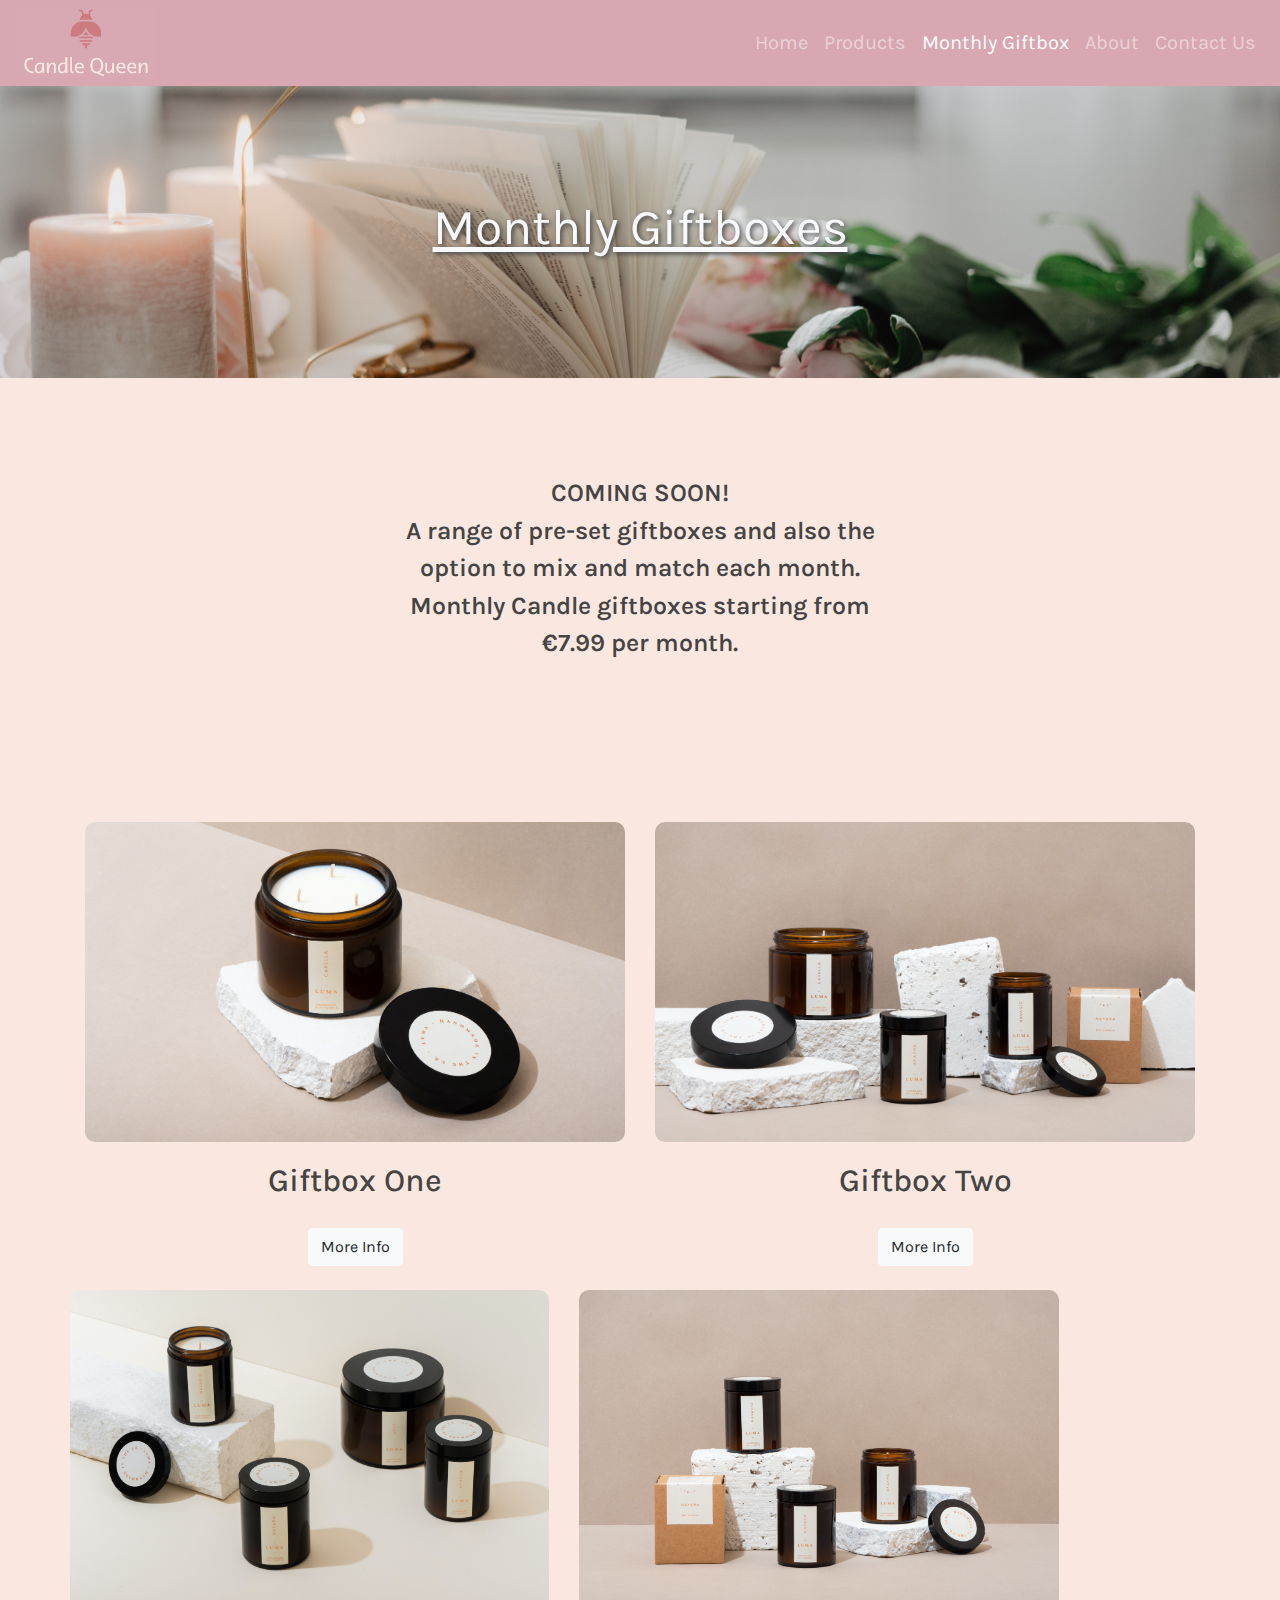
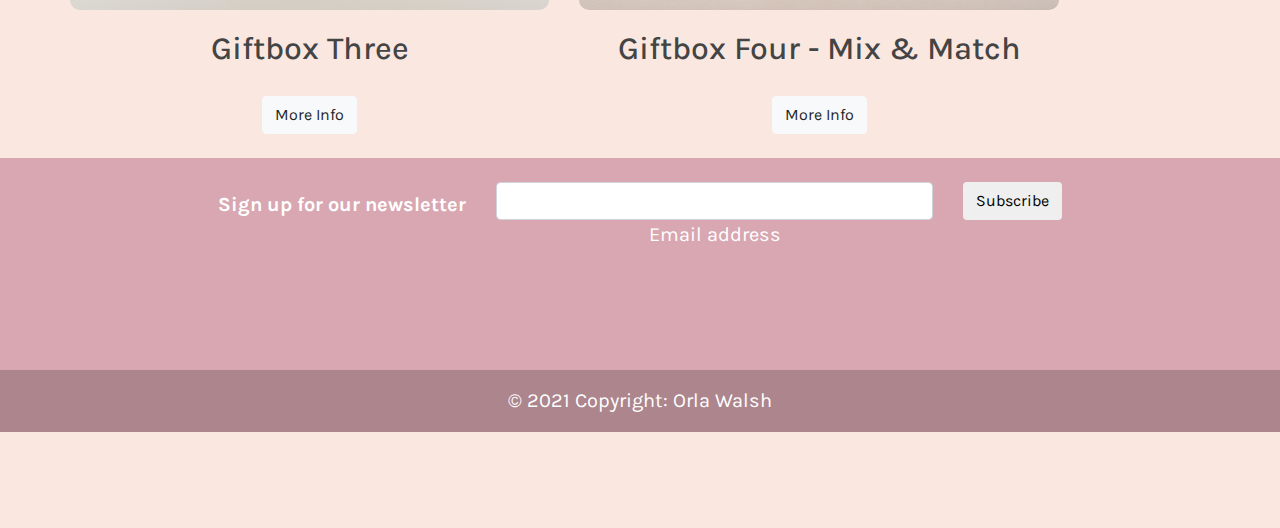
<file: giftbox.html>
<!DOCTYPE html>
<html lang="en">
<head>
    <meta charset="UTF-8">
    <meta name="viewport" content="width=device-width, initial-scale=1.0">
    <link rel="stylesheet" href="https://maxcdn.bootstrapcdn.com/bootstrap/4.1.3/css/bootstrap.min.css">
    <link rel="stylesheet" href="https://use.fontawesome.com/releases/v5.6.1/css/all.css" integrity="sha384-gfdkjb5BdAXd+lj+gudLWI+BXq4IuLW5IT+brZEZsLFm++aCMlF1V92rMkPaX4PP" crossorigin="anonymous">
 <link href="https://fonts.googleapis.com/css2?family=Karla&display=swap" rel="stylesheet">

    <link rel="stylesheet" href="assets/css/style.css" type="text/css" />
    <title>Monthly Giftbox</title>
</head>
<body>
    <header>
    <nav class="navbar navbar-expand-lg navbar-inverse navbar-dark navbar-fixed-top">
  <a class="navbar-brand" href="index.html"></a>
  <button class="navbar-toggler" type="button" data-toggle="collapse" data-target="#navbarSupportedContent" aria-controls="navbarSupportedContent" aria-expanded="false" aria-label="Toggle navigation">
    <span class="navbar-toggler-icon"></span>
  </button>

  <div class="collapse navbar-collapse" id="navbarSupportedContent">
    <ul class="navbar-nav ml-auto">
      <li class="nav-item">
        <a class="nav-link" href="index.html">Home <span class="sr-only"></span></a>
      </li>
       <li class="nav-item">
        <a class="nav-link" href="products.html">Products <span class="sr-only"></span></a>
      </li>
       <li class="nav-item active">
        <a class="nav-link" href="giftbox.html">Monthly Giftbox <span class="sr-only">(current)</span></a>
      </li>
      <li class="nav-item">
        <a class="nav-link" href="about.html">About <span class="sr-only"></span></a>
      </li>
      <li class="nav-item">
        <a class="nav-link" href="contact.html">Contact Us <span class="sr-only"></span></a>
      </li>
    </ul>
  </div>
</nav>
    </header>
      <div class="p-3 text-center giftbox">
         <div class="col-md-5 p-lg-5 mx-auto my-5">
            <h1 class="heading display-4 fw-normal text-light banner-text">Monthly Giftboxes</h1>
         </div>
      </div>
      <div class="my-md-5 py-5">
         <div class="container">
            <div class="row px-4">
               <div class="col-md-6 offset-md-3 text-center lead">
                  <p id="product-text">COMING SOON!
                      <br>A range of pre-set giftboxes and also the option to mix and match each month.
                     <br>Monthly Candle giftboxes starting from €7.99 per month.
                     <br>
                  </p>
               </div>
            </div>
         </div>
      </div>

      <div class="my-md-5 py-5">
         <div class="container">
            <div class="row row-cols-1 row-cols-md-2 g-3 text-center">
               <div class="col pb-4">
                    <div>
                     <img src="assets/images/capella-lg.jpg" class="productimg" alt="Giftbox One">
                     <div class="card-body">
                        <h2>Giftbox One</h2>
                     </div>
                     <button type="button" class="btn btn-light" data-toggle="modal" data-target="#gbOneModal">
                     More Info
                     </button>
                     <div class="modal fade" id="gbOneModal" tabindex="-1" role="dialog" aria-labelledby="gbOneModalTitle" aria-hidden="true">
                        <div class="modal-dialog modal-dialog-centered" role="document">
                           <div class="modal-content">
                              <div class="modal-header">
                                 <h5 class="modal-title" id="gbOneModalTitle">Giftbox One</h5>
                                 <button type="button" class="close" data-dismiss="modal" aria-label="Close">
                                 <span aria-hidden="true">&times;</span>
                                 </button>
                              </div>
                              <div class="modal-body">
                                 Price: €7.99 per month excluding delivery.

                              </div>
                              <div class="modal-footer">
                                 <button type="button" class="btn btn-light" data-dismiss="modal">Close</button>
                              </div>
                           </div>
                        </div>
                     </div>
                  </div>
               </div>
            
               <div class="col pb-4">
                                  <div>
                     <img src="assets/images/giftbox-two.jpg" class="productimg" alt="Giftbox Two">
                     <div class="card-body">
                        <h2>Giftbox Two</h2>
                     </div>
                     <button type="button" class="btn btn-light" data-toggle="modal" data-target="#gbTwoModal">
                     More Info
                     </button>
                     <div class="modal fade" id="gbTwoModal" tabindex="-1" role="dialog" aria-labelledby="gbTwoModalTitle" aria-hidden="true">
                        <div class="modal-dialog modal-dialog-centered" role="document">
                           <div class="modal-content">
                              <div class="modal-header">
                                 <h5 class="modal-title" id="gbTwoModalTitle">Giftbox Two</h5>
                                 <button type="button" class="close" data-dismiss="modal" aria-label="Close">
                                 <span aria-hidden="true">&times;</span>
                                 </button>
                              </div>
                              <div class="modal-body">
                                 Price: €14.99 per month excluding delivery.
                              </div>
                              <div class="modal-footer">
                                 <button type="button" class="btn btn-light" data-dismiss="modal">Close</button>
                              </div>
                           </div>
                        </div>
                     </div>
                  </div>
               </div>
            <div class="row row-cols-1 row-cols-md-2 g-3 text-center">
               <div class="col pb-4">
                  <div>
                     <img src="assets/images/giftbox-three.jpg" class="productimg" alt="Giftbox Three">
                     <div class="card-body">
                        <h2>Giftbox Three</h2>
                     </div>
                     <button type="button" class="btn btn-light" data-toggle="modal" data-target="#gbThreeModal">
                     More Info
                     </button>
                     <div class="modal fade" id="gbThreeModal" tabindex="-1" role="dialog" aria-labelledby="gbThreeModalTitle" aria-hidden="true">
                        <div class="modal-dialog modal-dialog-centered" role="document">
                           <div class="modal-content">
                              <div class="modal-header">
                                 <h5 class="modal-title" id="gbThreeModalTitle">Giftbox Three</h5>
                                 <button type="button" class="close" data-dismiss="modal" aria-label="Close">
                                 <span aria-hidden="true">&times;</span>
                                 </button>
                              </div>
                              <div class="modal-body">
                                 Price: €22.99 per month excluding delivery.
                              </div>
                              <div class="modal-footer">
                                 <button type="button" class="btn btn-light" data-dismiss="modal">Close</button>
                              </div>
                           </div>
                        </div>
                     </div>
                  </div>
               </div>
               <div class="col pb-4">
                  <div>
                     <img src="assets/images/giftbox-one.jpg" class="productimg" alt="Giftbox Four">
                     <div class="card-body">
                        <h2>Giftbox Four - Mix & Match</h2>
                     </div>
                     <button type="button" class="btn btn-light" data-toggle="modal" data-target="#gbFourModal">
                     More Info
                     </button>
                     <!-- Modal -->
                     <div class="modal fade" id="gbFourModal" tabindex="-1" role="dialog" aria-labelledby="gbFourModalTitle" aria-hidden="true">
                        <div class="modal-dialog modal-dialog-centered" role="document">
                           <div class="modal-content">
                              <div class="modal-header">
                                 <h5 class="modal-title" id="gbFourModalTitle">Mix & Match</h5>
                                 <button type="button" class="close" data-dismiss="modal" aria-label="Close">
                                 <span aria-hidden="true">&times;</span>
                                 </button>
                              </div>
                              <div class="modal-body">
                                 <p>Price: Calculated at checkout.</p>
                                 <p>Choose from a selection of candles to build you own box each month. Includes early access to all new fragrances.</p>
                              </div>
                              <div class="modal-footer">
                                 <button type="button" class="btn btn-light" data-dismiss="modal">Close</button>
                              </div>
                           </div>
                        </div>
                     </div>
                  </div>
               </div>
            </div>
         </div>
      </div>
      <footer class="footer text-center text-white">
         <div class="container p-4 pb-0">
               <form>
                  <div class="row d-flex justify-content-center">
                     <div class="col-auto">
                        <p class="pt-2">
                           <strong>Sign up for our newsletter</strong>
                        </p>
                     </div>
                     <div class="col-md-5 col-12">
                        <div class="form-outline form-white mb-4">
                           <input type="email" id="newsletter" class="form-control" />
                           <label class="form-label" for="newsletter">Email address</label>
                        </div>
                     </div>
                     <div class="col-auto">
                        <button type="submit" class="btn mb-4">Subscribe</button>
                     </div>
                  </div>
               </form>
               <ul class="social-networks">
                  <li><a href="https://www.facebook.com" target="_blank"> <i class="fab fa-facebook"> </i></a></li>
                  <li><a href="https://www.twitter.com" target="_blank"> <i class="fab fa-twitter-square"> </i></a></li>
                  <li><a href="https://www.youtube.com" target="_blank"> <i class="fab fa-youtube-square"> </i></a></li>
                  <li><a href="https://www.instagram.com" target="_blank"> <i class="fab fa-instagram"> </i></a></li>
               </ul>
         </div>
         <div class="copyright text-center p-3">© 2021 Copyright: <a class="text-white" href="https://orlawalsh.ie/">Orla Walsh</a>
         </div>
      </footer>

    <script src="https://cdn.jsdelivr.net/npm/bootstrap@5.0.0-beta2/dist/js/bootstrap.bundle.min.js" integrity="sha384-b5kHyXgcpbZJO/tY9Ul7kGkf1S0CWuKcCD38l8YkeH8z8QjE0GmW1gYU5S9FOnJ0" crossorigin="anonymous"></script>
    <script src="https://code.jquery.com/jquery-3.5.1.slim.min.js" integrity="sha384-DfXdz2htPH0lsSSs5nCTpuj/zy4C+OGpamoFVy38MVBnE+IbbVYUew+OrCXaRkfj" crossorigin="anonymous"></script>
    <script src="https://cdn.jsdelivr.net/npm/popper.js@1.16.1/dist/umd/popper.min.js" integrity="sha384-9/reFTGAW83EW2RDu2S0VKaIzap3H66lZH81PoYlFhbGU+6BZp6G7niu735Sk7lN" crossorigin="anonymous"></script>
    <script src="https://cdn.jsdelivr.net/npm/bootstrap@4.5.3/dist/js/bootstrap.min.js" integrity="sha384-w1Q4orYjBQndcko6MimVbzY0tgp4pWB4lZ7lr30WKz0vr/aWKhXdBNmNb5D92v7s" crossorigin="anonymous"></script>
  </body>
</html>
</file>
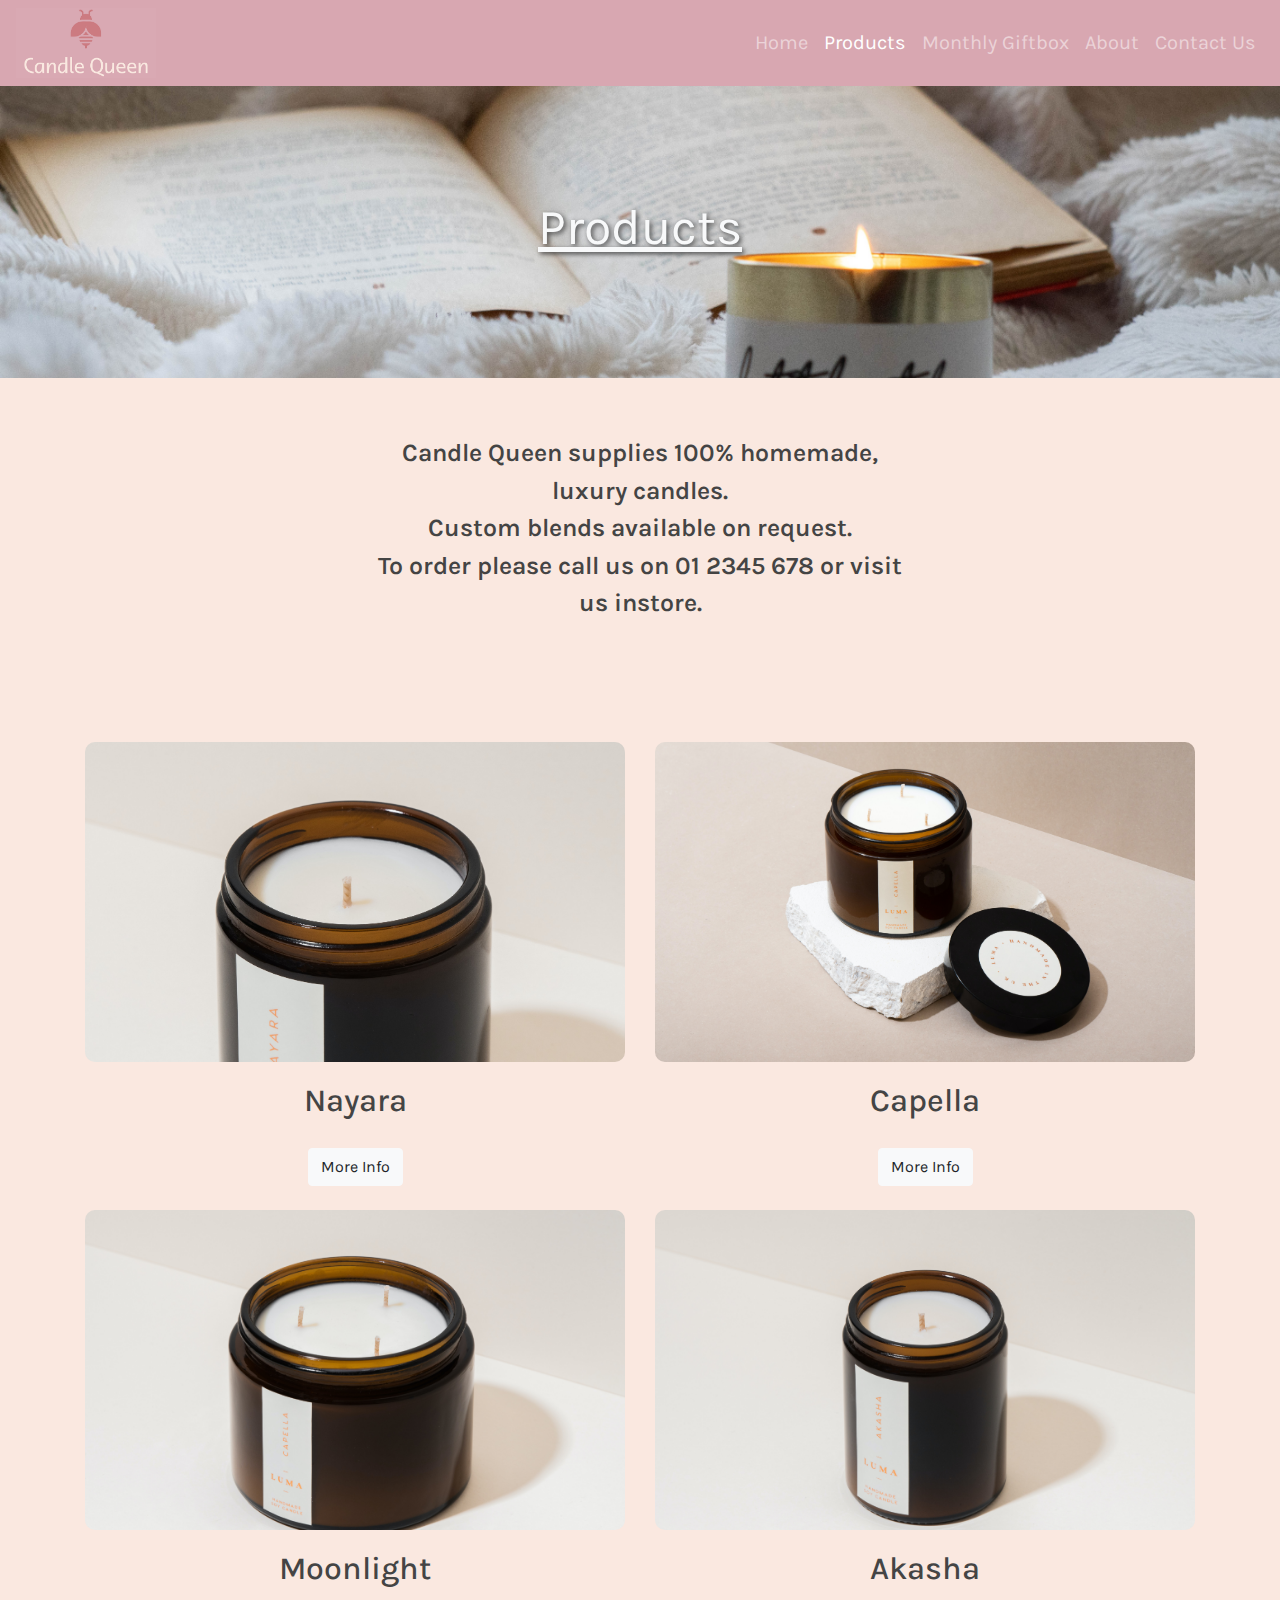
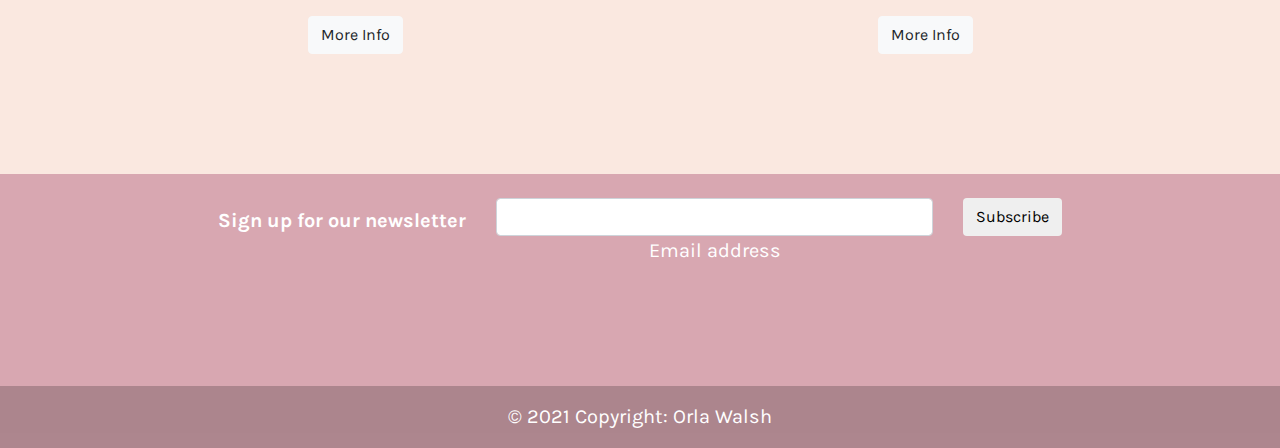
<file: products.html>
<!DOCTYPE html>
<html lang="en">
   <head>
      <meta charset="UTF-8">
      <meta name="viewport" content="width=device-width, initial-scale=1.0">
      <link rel="stylesheet" href="https://maxcdn.bootstrapcdn.com/bootstrap/4.1.3/css/bootstrap.min.css">
      <link rel="stylesheet" href="https://use.fontawesome.com/releases/v5.6.1/css/all.css" integrity="sha384-gfdkjb5BdAXd+lj+gudLWI+BXq4IuLW5IT+brZEZsLFm++aCMlF1V92rMkPaX4PP" crossorigin="anonymous">
<link href="https://fonts.googleapis.com/css2?family=Karla&display=swap" rel="stylesheet">
    
      <link rel="stylesheet" href="assets/css/style.css" type="text/css" />
      <title>Products</title>
   </head>
   <body>
      <header>
         <nav class="navbar navbar-expand-lg navbar-inverse navbar-dark navbar-fixed-top">
            <a class="navbar-brand" href="index.html"></a>
            <button class="navbar-toggler" type="button" data-toggle="collapse" data-target="#navbarSupportedContent" aria-controls="navbarSupportedContent" aria-expanded="false" aria-label="Toggle navigation">
            <span class="navbar-toggler-icon"></span>
            </button>
            <div class="collapse navbar-collapse" id="navbarSupportedContent">
               <ul class="navbar-nav ml-auto">
                  <li class="nav-item">
                     <a class="nav-link" href="index.html">Home <span class="sr-only"></span></a>
                  </li>
                  <li class="nav-item active">
                     <a class="nav-link" href="products.html">Products <span class="sr-only">(current)</span></a>
                  </li>
                  <li class="nav-item">
                     <a class="nav-link" href="giftbox.html">Monthly Giftbox <span class="sr-only"></span></a>
                  </li>
                  <li class="nav-item">
                     <a class="nav-link" href="about.html">About <span class="sr-only"></span></a>
                  </li>
                  <li class="nav-item">
                     <a class="nav-link" href="contact.html">Contact Us <span class="sr-only"></span></a>
                  </li>
               </ul>
            </div>
         </nav>
      </header>
      <div class="p-3 text-center product">
         <div class="col-md-5 p-lg-5 mx-auto my-5">
            <h1 class="heading display-4 fw-normal text-light banner-text">Products</h1>
         </div>
      </div>
      <div class="my-md-5 py-2">
         <div class="container">
            <div class="row px-2">
               <div class="col-md-6 offset-md-3 text-center lead">
                  <p id="product-text">Candle Queen supplies 100% homemade, luxury candles.
                      <br>Custom blends available on request.
                     <br>To order please call us on 01 2345 678 or visit us instore.
                  </p>
               </div>
            </div>
         </div>
      </div>
      <div class="my-md-5 py-5">
         <div class="container">
            <div class="row row-cols-1 row-cols-md-2 g-3 text-center">
               <div class="col pb-4">
                  <div>
                     <img src="assets/images/nayara.jpg" class="productimg" alt="Nayara Candle">
                     <div class="card-body">
                        <h2>Nayara</h2>
                     </div>
                     <!-- Button trigger modal -->
                     <button type="button" class="btn btn-light" data-toggle="modal" data-target="#nayaraModal">
                     More Info
                     </button>
                     <!-- Modal -->
                     <div class="modal fade" id="nayaraModal" tabindex="-1" role="dialog" aria-labelledby="nayaraModalTitle" aria-hidden="true">
                        <div class="modal-dialog modal-dialog-centered" role="document">
                           <div class="modal-content">
                              <div class="modal-header">
                                 <h5 class="modal-title" id="nayaraModalTitle">Nayara</h5>
                                 <button type="button" class="close" data-dismiss="modal" aria-label="Close">
                                 <span aria-hidden="true">&times;</span>
                                 </button>
                              </div>
                              <div class="modal-body">
                                  Price: €8.99 <br>
                                 The soft, captivating radiance of this sweet perfume creates an invitingly warm, peaceful mood. 
                              </div>
                              <div class="modal-footer">
                                 <button type="button" class="btn btn-light" data-dismiss="modal">Close</button>
                              </div>
                           </div>
                        </div>
                     </div>
                  </div>
               </div>
               <div class="col pb-4">
                  <div>
                     <img src="assets/images/capella-lg.jpg" class="productimg" alt="Capella Large Candle">
                     <div class="card-body">
                        <h2>Capella</h2>
                     </div>
                     <button type="button" class="btn btn-light" data-toggle="modal" data-target="#capellaModal">
                     More Info
                     </button>
                     <!-- Modal -->
                     <div class="modal fade" id="capellaModal" tabindex="-1" role="dialog" aria-labelledby="capellaModalTitle" aria-hidden="true">
                        <div class="modal-dialog modal-dialog-centered" role="document">
                           <div class="modal-content">
                              <div class="modal-header">
                                 <h5 class="modal-title" id="capellaModalTitle">Capella</h5>
                                 <button type="button" class="close" data-dismiss="modal" aria-label="Close">
                                 <span aria-hidden="true">&times;</span>
                                 </button>
                              </div>
                              <div class="modal-body">
                                 Price: €8.99 <br>
                                Hints of sandalwood, the exotic aroma of rare argan oil creates a uniquely inviting ambiance.
                              </div>
                              <div class="modal-footer">
                                 <button type="button" class="btn btn-light" data-dismiss="modal">Close</button>
                              </div>
                           </div>
                        </div>
                     </div>
                  </div>
               </div>
            </div>
            <div class="row row-cols-1 row-cols-md-2 g-3 text-center">
               <div class="col pb-4">
                  <div>
                     <img src="assets/images/capella.jpg" class="productimg" alt="Capella Candle">
                     <div class="card-body">
                        <h2>Moonlight</h2>
                     </div>
                     <button type="button" class="btn btn-light" data-toggle="modal" data-target="#capellaSMModal">
                     More Info
                     </button>
                     <!-- Modal -->
                     <div class="modal fade" id="capellaSMModal" tabindex="-1" role="dialog" aria-labelledby="capellaSMModalTitle" aria-hidden="true">
                        <div class="modal-dialog modal-dialog-centered" role="document">
                           <div class="modal-content">
                              <div class="modal-header">
                                 <h5 class="modal-title" id="capellaSMModalTitle">Capella</h5>
                                 <button type="button" class="close" data-dismiss="modal" aria-label="Close">
                                 <span aria-hidden="true">&times;</span>
                                 </button>
                              </div>
                              <div class="modal-body">
                                  Price: €10.99 <br>
                                 A blend of bamboo, woody notes and bergamot.
                              </div>
                              <div class="modal-footer">
                                 <button type="button" class="btn btn-light" data-dismiss="modal">Close</button>
                              </div>
                           </div>
                        </div>
                     </div>
                  </div>
               </div>
               <div class="col pb-4">
                  <div>
                     <img src="assets/images/akasha.jpg" class="productimg" alt="Akasha Candle">
                     <div class="card-body">
                        <h2>Akasha</h2>
                        
                     </div>
                     <button type="button" class="btn btn-light" data-toggle="modal" data-target="#akashaModal">
                     More Info
                     </button>
                     <!-- Modal -->
                     <div class="modal fade" id="akashaModal" tabindex="-1" role="dialog" aria-labelledby="akashaModalTitle" aria-hidden="true">
                        <div class="modal-dialog modal-dialog-centered" role="document">
                           <div class="modal-content">
                              <div class="modal-header">
                                 <h5 class="modal-title" id="akashaModalTitle">Akasha</h5>
                                 <button type="button" class="close" data-dismiss="modal" aria-label="Close">
                                 <span aria-hidden="true">&times;</span>
                                 </button>
                              </div>
                              <div class="modal-body">
                                 Price: €11.99 <br>
                                A beautiful mix of bright citrus, sweet florals and spicy vanilla
                              </div>
                              <div class="modal-footer">
                                 <button type="button" class="btn btn-light" data-dismiss="modal">Close</button>
                              </div>
                           </div>
                        </div>
                     </div>
                  </div>
               </div>
            </div>
         </div>
      </div>
      <footer class="footer text-center text-white">
         <div class="container p-4 pb-0">
               <form>
                  <div class="row d-flex justify-content-center">
                     <div class="col-auto">
                        <p class="pt-2">
                           <strong>Sign up for our newsletter</strong>
                        </p>
                     </div>
                     <div class="col-md-5 col-12">
                        <div class="form-outline form-white mb-4">
                           <input type="email" id="newsletter" class="form-control" />
                           <label class="form-label" for="newsletter">Email address</label>
                        </div>
                     </div>
                     <div class="col-auto">
                        <button type="submit" class="btn mb-4">Subscribe</button>
                     </div>
                  </div>
               </form>
               <ul class="social-networks">
                  <li><a href="https://www.facebook.com" target="_blank"> <i class="fab fa-facebook"> </i></a></li>
                  <li><a href="https://www.twitter.com" target="_blank"> <i class="fab fa-twitter-square"> </i></a></li>
                  <li><a href="https://www.youtube.com" target="_blank"> <i class="fab fa-youtube-square"> </i></a></li>
                  <li><a href="https://www.instagram.com" target="_blank"> <i class="fab fa-instagram"> </i></a></li>
               </ul>
         </div>
         <div class="copyright text-center p-3">© 2021 Copyright: <a class="text-white" href="https://orlawalsh.ie/">Orla Walsh</a>
         </div>
      </footer>

    <script src="https://cdn.jsdelivr.net/npm/bootstrap@5.0.0-beta2/dist/js/bootstrap.bundle.min.js" integrity="sha384-b5kHyXgcpbZJO/tY9Ul7kGkf1S0CWuKcCD38l8YkeH8z8QjE0GmW1gYU5S9FOnJ0" crossorigin="anonymous"></script>
    <script src="https://code.jquery.com/jquery-3.5.1.slim.min.js" integrity="sha384-DfXdz2htPH0lsSSs5nCTpuj/zy4C+OGpamoFVy38MVBnE+IbbVYUew+OrCXaRkfj" crossorigin="anonymous"></script>
    <script src="https://cdn.jsdelivr.net/npm/popper.js@1.16.1/dist/umd/popper.min.js" integrity="sha384-9/reFTGAW83EW2RDu2S0VKaIzap3H66lZH81PoYlFhbGU+6BZp6G7niu735Sk7lN" crossorigin="anonymous"></script>
    <script src="https://cdn.jsdelivr.net/npm/bootstrap@4.5.3/dist/js/bootstrap.min.js" integrity="sha384-w1Q4orYjBQndcko6MimVbzY0tgp4pWB4lZ7lr30WKz0vr/aWKhXdBNmNb5D92v7s" crossorigin="anonymous"></script>
  </body>
</html>
</file>
<file: assets/css/style.css>
body {
    background-color: #FAE8E0;
    font-size: 20px !important;
    /* color:#D8A7B1; */
    color: #444444;
    font-family: 'Karla', sans-serif;
}

.btn {
    columns: #444444;
}

h1 {
    color:#444444;
    text-decoration: underline;
    text-shadow: 2px 2px 5px #444444;
}

.img-fluid {

    height: 250px;
    width:100%
}

.featurette-photo {
    width:100%
}

.slider-text {
    font-size: 50px;  
    font-weight: 500;
    /* color: #864E5A; */
    color: #915C67;
    
}

.carousel {
  margin-bottom: 4rem;
  color:#444444;
  
}

.mobile {
    color: #444444;
}

.carousel-caption {
  bottom: 3rem;
  z-index: 10;
}

.carousel-item {
  height: 32rem;
}
.carousel-item > img {
  position: absolute;
  top: 0;
  left: 0;
  min-width: 100%;
  height: 32rem;
}

.marketing .col-lg-4 {
  margin-bottom: 1.5rem;
  text-align: center;

}

.marketing h5 {
  font-weight: 400;
  padding-top: 1.5rem;
}

.featurette-divider {
  margin: 5rem 0; /* Space out the Bootstrap <hr> more */
}

/* Thin out the marketing headings */
.featurette-heading {
  font-weight: 300;
  line-height: 1;
  /* rtl:remove */
  letter-spacing: -.05rem;
}


@media (min-width: 40em) {
  /* Bump up size of carousel content */
  .carousel-caption p {
    margin-bottom: 1.25rem;
    font-size: 1.25rem;
    line-height: 1.4;
  }

  .featurette-heading {
    font-size: 50px;
  }
}

@media (min-width: 62em) {
  .featurette-heading {
    margin-top: 7rem;
  }
}

@media screen and (max-width: 1000px){
     button.navbar-toggler {
        position: absolute !important;
        right: 10px !important;
        top: 14px !important;
    }
  .slider{
    display:none;
  }
  .mobile-slider{
    display:block;
  }

  .carousel-caption {
      background-color: rgba(0,0,0,0.3);
        padding:8px;
        font-size: 80%;
  }

  .carousel-caption h1 {
      color:white;
  }

  .mobile {
      color:white;
      font-weight: bold;
  }
}

.navbar-inverse { 
    background-color: #D8A7B1
    
}

.footer { 
    background-color: #D8A7B1
}
.copyright {
    background-color: rgba(0, 0, 0, 0.2);
}

.social-networks{
    text-align: center;

}
.social-networks li{
    display: inline;
}

.social-networks i{
    font-size: 160%;
    margin: 1%;
    padding: 1.5%;
    color: white;
}

.card {
  box-shadow: 0 4px 8px 0 rgba(0,0,0,0.2);
  transition: 0.3s;
  border-radius: 10px; 
  width: 100%;
}

.productimg {
  border-radius: 10px 10px 10px 10px;
 
  width: 100%;
    height: 25vw;
    object-fit: cover;
}

.product{
    background: url(../images/product-bg.jpg);
    background-position: center;
    background-repeat: no-repeat;
    background-size: cover;
    width: 100%;
    height: auto;
   
}

.heading {
    font-size: 50px;  
    font-weight: 400;
    color: white;
   
}

#product-text {
    /* color:#D8A7B1; */
    color: #444444;
    font-weight: 600;
    font-size: 25px; 
}

.giftbox{
    background: url(../images/giftbox-bg.jpg);
    background-position: center;
    background-repeat: no-repeat;
    background-size: cover;
    width: 100%;
    height: auto;
   
}

.about{
    background: url(../images/aboutus-bg.jpg);
    background-position: center;
    background-repeat: no-repeat;
    background-size: cover;
    width: 100%;
    height: auto;
   
}

.contact {
    background: url(../images/aboutus-bg.jpg);
    background-position: center;
    background-repeat: no-repeat;
    background-size: cover;
    width: 100%;
    height: auto;
}

.navbar-brand {
    position: relative;
    background: url(../images/logo.png);
    background-repeat: no-repeat;
    width: 500px;
    height: 70px;
    background-size: contain;
}


.modal-content {
    background-color: #FAE8E0;

}

.btn-light:hover {
    color:#D8A7B1;
    background-color: white;

}
</file>
